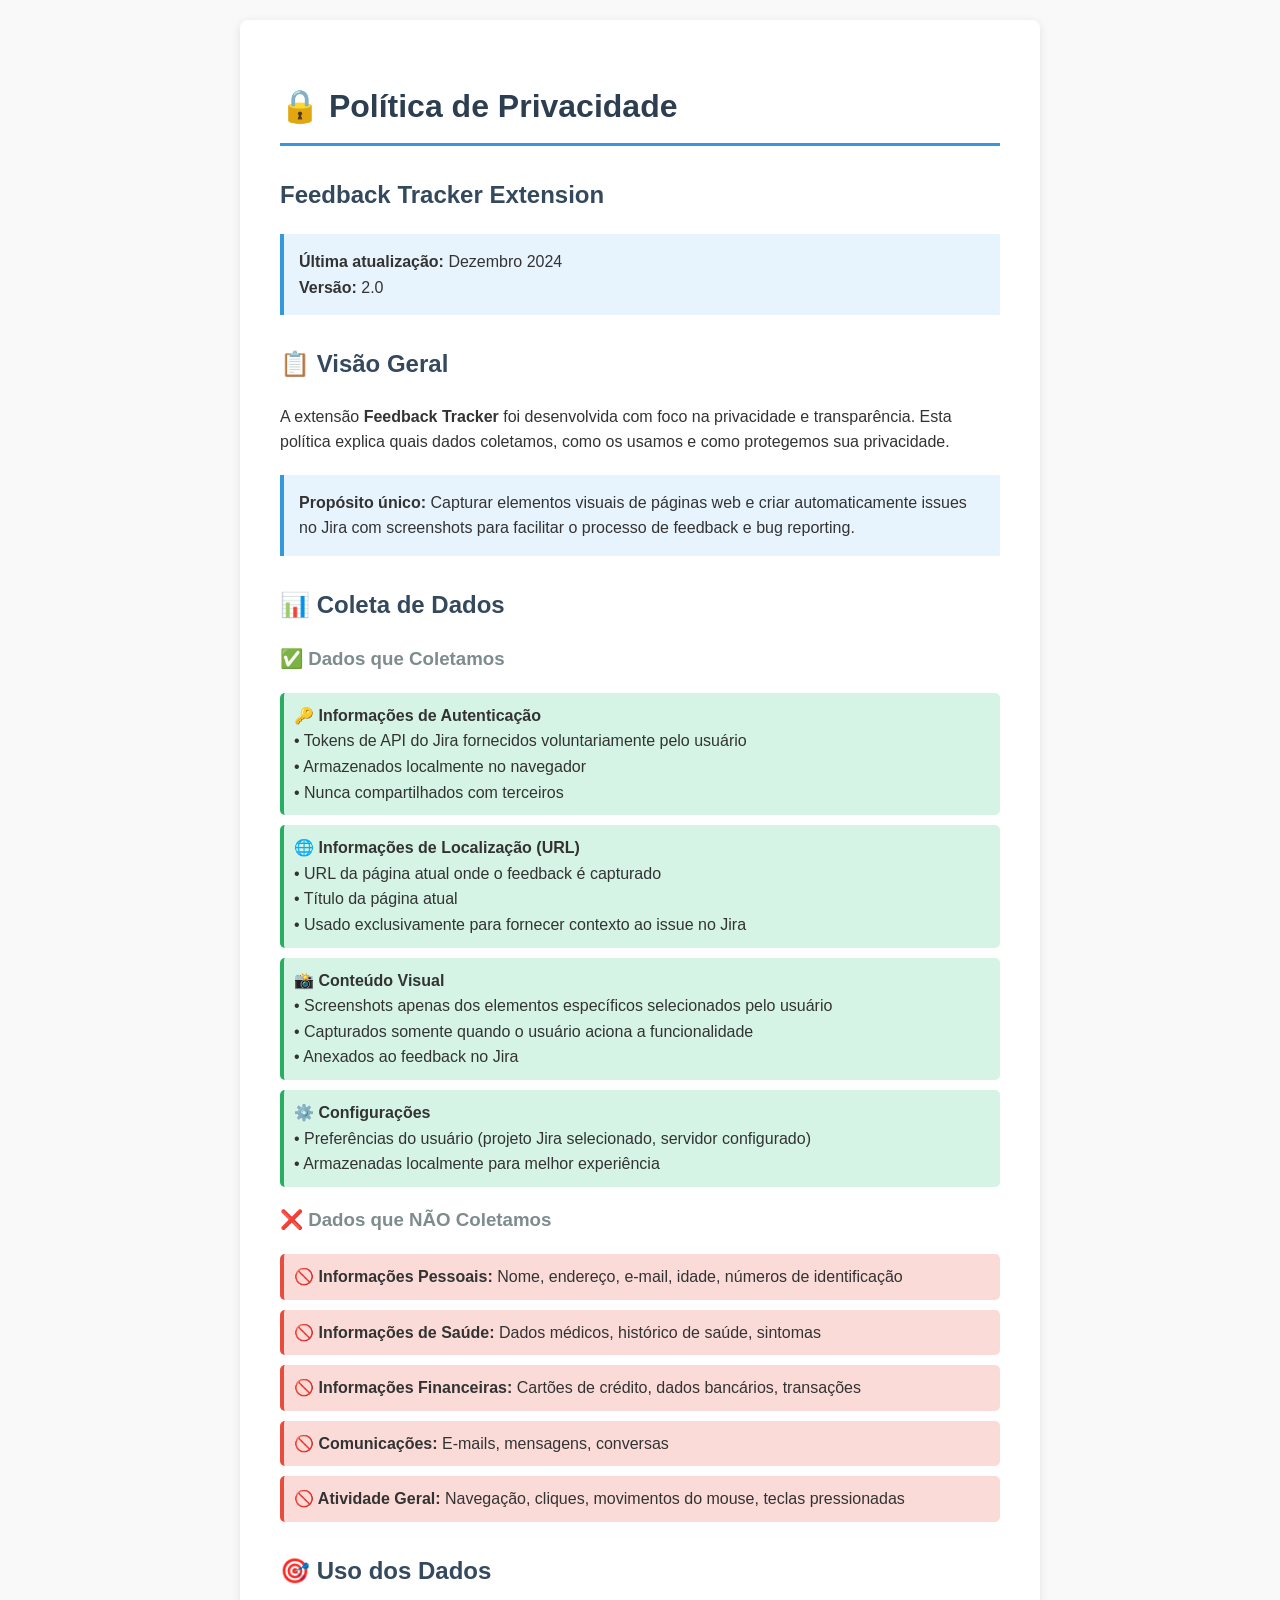
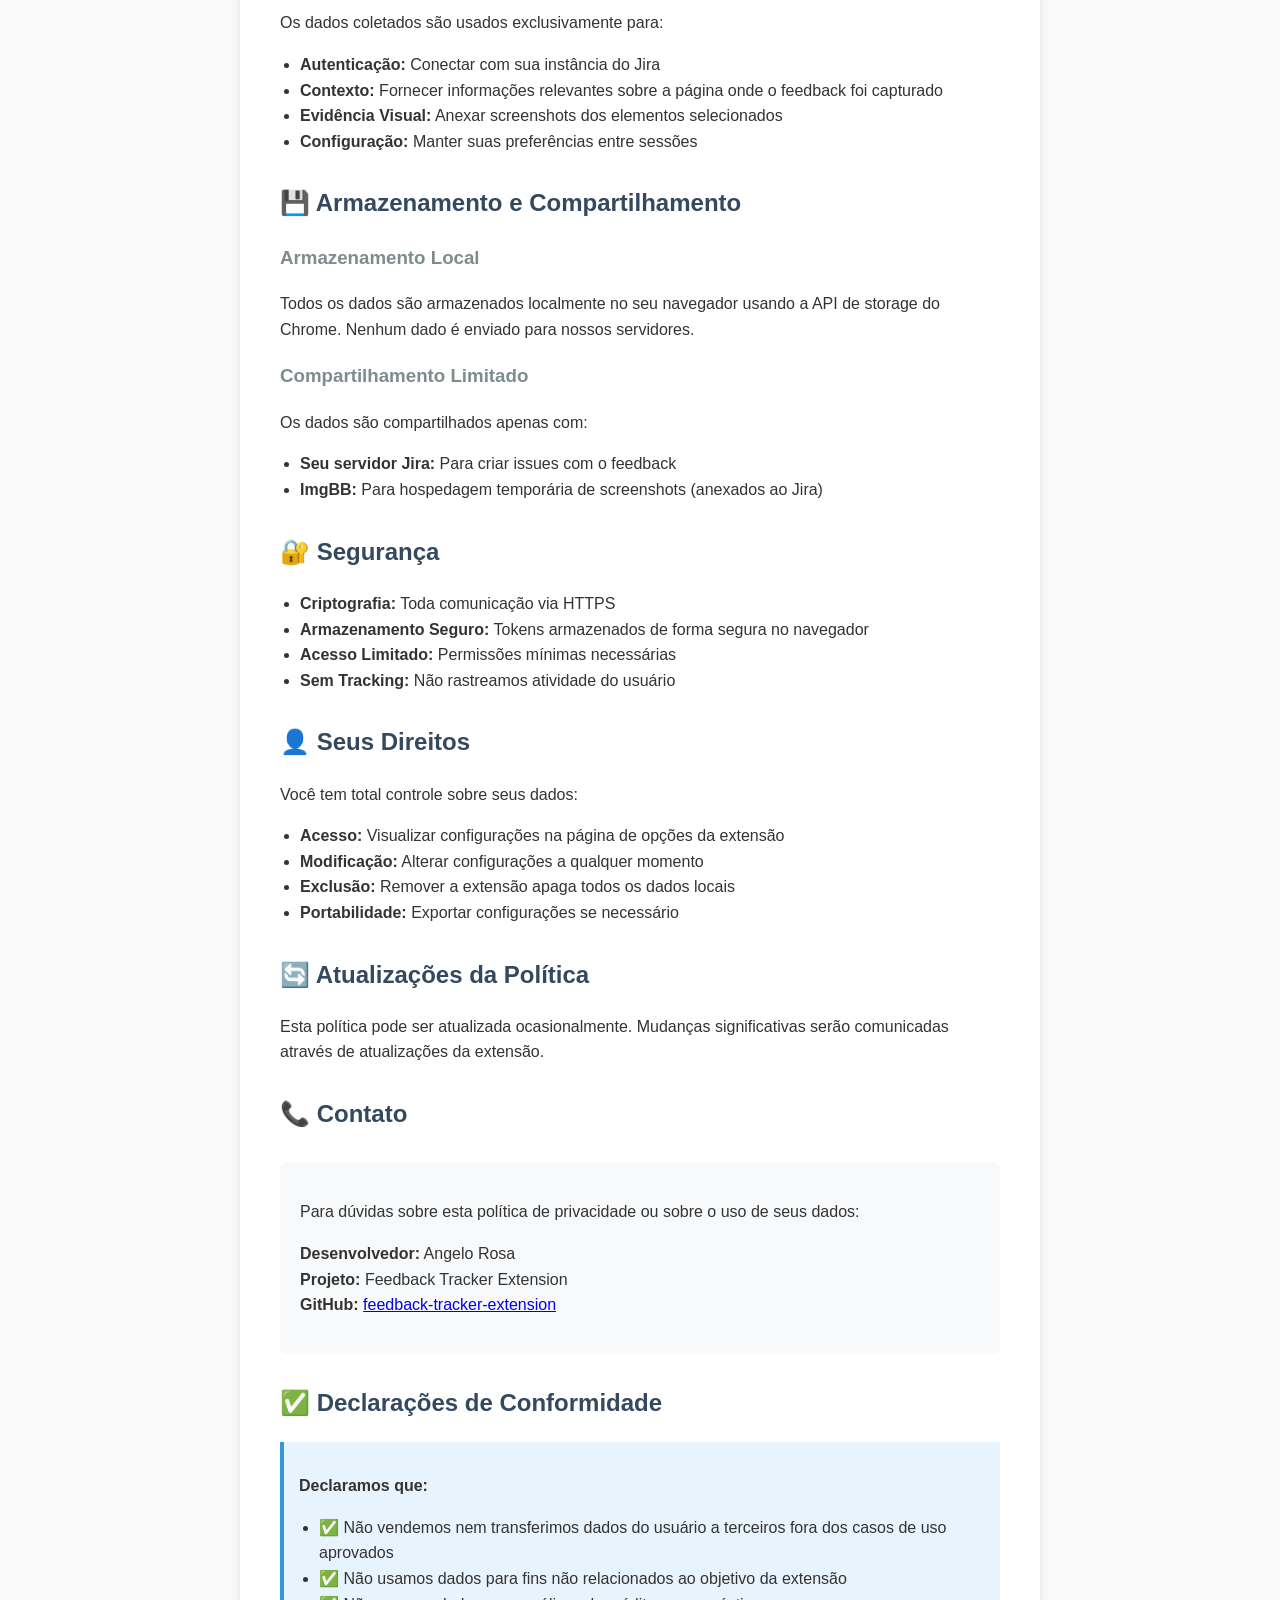
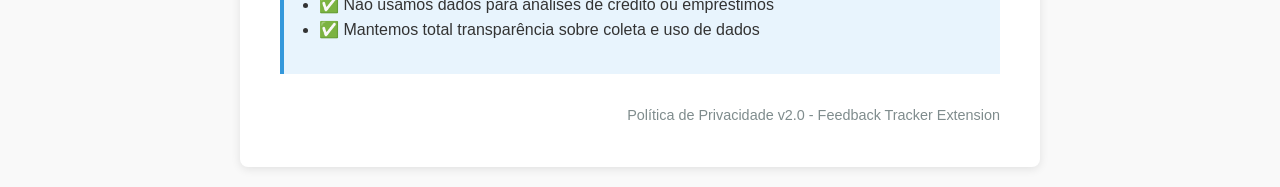
<file: index.html>
<!DOCTYPE html>
<html lang="pt-BR">
<head>
    <meta charset="UTF-8">
    <meta name="viewport" content="width=device-width, initial-scale=1.0">
    <title>Política de Privacidade - Feedback Tracker Extension</title>
    <style>
        body {
            font-family: -apple-system, BlinkMacSystemFont, 'Segoe UI', Roboto, sans-serif;
            line-height: 1.6;
            max-width: 800px;
            margin: 0 auto;
            padding: 20px;
            color: #333;
            background-color: #f9f9f9;
        }
        .container {
            background: white;
            padding: 40px;
            border-radius: 8px;
            box-shadow: 0 2px 10px rgba(0,0,0,0.1);
        }
        h1 {
            color: #2c3e50;
            border-bottom: 3px solid #3498db;
            padding-bottom: 10px;
        }
        h2 {
            color: #34495e;
            margin-top: 30px;
        }
        h3 {
            color: #7f8c8d;
        }
        .highlight {
            background-color: #e8f4fd;
            padding: 15px;
            border-left: 4px solid #3498db;
            margin: 20px 0;
        }
        .data-item {
            margin: 10px 0;
            padding: 10px;
            border-radius: 5px;
        }
        .data-collected {
            background-color: #d5f4e6;
            border-left: 4px solid #27ae60;
        }
        .data-not-collected {
            background-color: #fadbd8;
            border-left: 4px solid #e74c3c;
        }
        .contact-info {
            background-color: #f8f9fa;
            padding: 20px;
            border-radius: 5px;
            margin-top: 30px;
        }
        ul {
            padding-left: 20px;
        }
        .version {
            color: #7f8c8d;
            font-size: 0.9em;
            text-align: right;
            margin-top: 30px;
        }
    </style>
</head>
<body>
    <div class="container">
        <h1>🔒 Política de Privacidade</h1>
        <h2>Feedback Tracker Extension</h2>
        
        <div class="highlight">
            <strong>Última atualização:</strong> Dezembro 2024<br>
            <strong>Versão:</strong> 2.0
        </div>

        <h2>📋 Visão Geral</h2>
        <p>A extensão <strong>Feedback Tracker</strong> foi desenvolvida com foco na privacidade e transparência. Esta política explica quais dados coletamos, como os usamos e como protegemos sua privacidade.</p>

        <div class="highlight">
            <strong>Propósito único:</strong> Capturar elementos visuais de páginas web e criar automaticamente issues no Jira com screenshots para facilitar o processo de feedback e bug reporting.
        </div>

        <h2>📊 Coleta de Dados</h2>
        
        <h3>✅ Dados que Coletamos</h3>
        
        <div class="data-item data-collected">
            <strong>🔑 Informações de Autenticação</strong><br>
            • Tokens de API do Jira fornecidos voluntariamente pelo usuário<br>
            • Armazenados localmente no navegador<br>
            • Nunca compartilhados com terceiros
        </div>

        <div class="data-item data-collected">
            <strong>🌐 Informações de Localização (URL)</strong><br>
            • URL da página atual onde o feedback é capturado<br>
            • Título da página atual<br>
            • Usado exclusivamente para fornecer contexto ao issue no Jira
        </div>

        <div class="data-item data-collected">
            <strong>📸 Conteúdo Visual</strong><br>
            • Screenshots apenas dos elementos específicos selecionados pelo usuário<br>
            • Capturados somente quando o usuário aciona a funcionalidade<br>
            • Anexados ao feedback no Jira
        </div>

        <div class="data-item data-collected">
            <strong>⚙️ Configurações</strong><br>
            • Preferências do usuário (projeto Jira selecionado, servidor configurado)<br>
            • Armazenadas localmente para melhor experiência
        </div>

        <h3>❌ Dados que NÃO Coletamos</h3>
        
        <div class="data-item data-not-collected">
            <strong>🚫 Informações Pessoais:</strong> Nome, endereço, e-mail, idade, números de identificação
        </div>
        
        <div class="data-item data-not-collected">
            <strong>🚫 Informações de Saúde:</strong> Dados médicos, histórico de saúde, sintomas
        </div>
        
        <div class="data-item data-not-collected">
            <strong>🚫 Informações Financeiras:</strong> Cartões de crédito, dados bancários, transações
        </div>
        
        <div class="data-item data-not-collected">
            <strong>🚫 Comunicações:</strong> E-mails, mensagens, conversas
        </div>
        
        <div class="data-item data-not-collected">
            <strong>🚫 Atividade Geral:</strong> Navegação, cliques, movimentos do mouse, teclas pressionadas
        </div>

        <h2>🎯 Uso dos Dados</h2>
        <p>Os dados coletados são usados exclusivamente para:</p>
        <ul>
            <li><strong>Autenticação:</strong> Conectar com sua instância do Jira</li>
            <li><strong>Contexto:</strong> Fornecer informações relevantes sobre a página onde o feedback foi capturado</li>
            <li><strong>Evidência Visual:</strong> Anexar screenshots dos elementos selecionados</li>
            <li><strong>Configuração:</strong> Manter suas preferências entre sessões</li>
        </ul>

        <h2>💾 Armazenamento e Compartilhamento</h2>
        
        <h3>Armazenamento Local</h3>
        <p>Todos os dados são armazenados localmente no seu navegador usando a API de storage do Chrome. Nenhum dado é enviado para nossos servidores.</p>
        
        <h3>Compartilhamento Limitado</h3>
        <p>Os dados são compartilhados apenas com:</p>
        <ul>
            <li><strong>Seu servidor Jira:</strong> Para criar issues com o feedback</li>
            <li><strong>ImgBB:</strong> Para hospedagem temporária de screenshots (anexados ao Jira)</li>
        </ul>

        <h2>🔐 Segurança</h2>
        <ul>
            <li><strong>Criptografia:</strong> Toda comunicação via HTTPS</li>
            <li><strong>Armazenamento Seguro:</strong> Tokens armazenados de forma segura no navegador</li>
            <li><strong>Acesso Limitado:</strong> Permissões mínimas necessárias</li>
            <li><strong>Sem Tracking:</strong> Não rastreamos atividade do usuário</li>
        </ul>

        <h2>👤 Seus Direitos</h2>
        <p>Você tem total controle sobre seus dados:</p>
        <ul>
            <li><strong>Acesso:</strong> Visualizar configurações na página de opções da extensão</li>
            <li><strong>Modificação:</strong> Alterar configurações a qualquer momento</li>
            <li><strong>Exclusão:</strong> Remover a extensão apaga todos os dados locais</li>
            <li><strong>Portabilidade:</strong> Exportar configurações se necessário</li>
        </ul>

        <h2>🔄 Atualizações da Política</h2>
        <p>Esta política pode ser atualizada ocasionalmente. Mudanças significativas serão comunicadas através de atualizações da extensão.</p>

        <h2>📞 Contato</h2>
        <div class="contact-info">
            <p>Para dúvidas sobre esta política de privacidade ou sobre o uso de seus dados:</p>
            <p><strong>Desenvolvedor:</strong> Angelo Rosa<br>
            <strong>Projeto:</strong> Feedback Tracker Extension<br>
            <strong>GitHub:</strong> <a href="https://github.com/angelorosa/feedback-tracker-extension">feedback-tracker-extension</a></p>
        </div>

        <h2>✅ Declarações de Conformidade</h2>
        <div class="highlight">
            <p><strong>Declaramos que:</strong></p>
            <ul>
                <li>✅ Não vendemos nem transferimos dados do usuário a terceiros fora dos casos de uso aprovados</li>
                <li>✅ Não usamos dados para fins não relacionados ao objetivo da extensão</li>
                <li>✅ Não usamos dados para análises de crédito ou empréstimos</li>
                <li>✅ Mantemos total transparência sobre coleta e uso de dados</li>
            </ul>
        </div>

        <div class="version">
            Política de Privacidade v2.0 - Feedback Tracker Extension
        </div>
    </div>
</body>
</html>
</file>
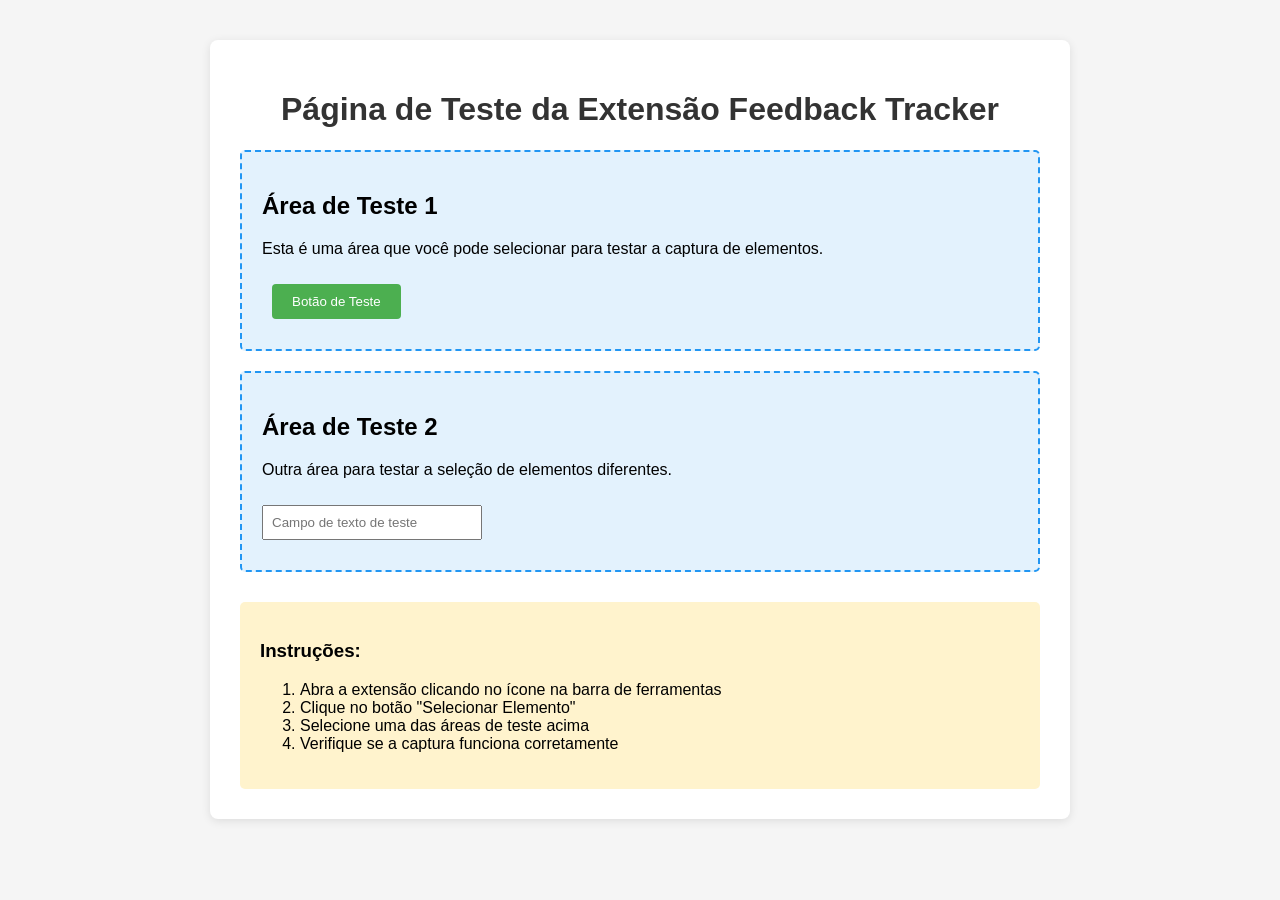
<file: test.html>
<!DOCTYPE html>
<html lang="pt-BR">
<head>
    <meta charset="UTF-8">
    <meta name="viewport" content="width=device-width, initial-scale=1.0">
    <title>Teste da Extensão</title>
    <style>
        body {
            font-family: Arial, sans-serif;
            margin: 40px;
            background-color: #f5f5f5;
        }
        .container {
            max-width: 800px;
            margin: 0 auto;
            background: white;
            padding: 30px;
            border-radius: 8px;
            box-shadow: 0 2px 10px rgba(0,0,0,0.1);
        }
        h1 {
            color: #333;
            text-align: center;
        }
        .test-area {
            background: #e3f2fd;
            padding: 20px;
            margin: 20px 0;
            border-radius: 5px;
            border: 2px dashed #2196f3;
        }
        .button {
            background: #4caf50;
            color: white;
            padding: 10px 20px;
            border: none;
            border-radius: 4px;
            cursor: pointer;
            margin: 10px;
        }
        .button:hover {
            background: #45a049;
        }
    </style>
</head>
<body>
    <div class="container">
        <h1>Página de Teste da Extensão Feedback Tracker</h1>
        
        <div class="test-area">
            <h2>Área de Teste 1</h2>
            <p>Esta é uma área que você pode selecionar para testar a captura de elementos.</p>
            <button class="button">Botão de Teste</button>
        </div>
        
        <div class="test-area">
            <h2>Área de Teste 2</h2>
            <p>Outra área para testar a seleção de elementos diferentes.</p>
            <input type="text" placeholder="Campo de texto de teste" style="padding: 8px; margin: 10px 0; width: 200px;">
        </div>
        
        <div style="margin-top: 30px; padding: 20px; background: #fff3cd; border-radius: 5px;">
            <h3>Instruções:</h3>
            <ol>
                <li>Abra a extensão clicando no ícone na barra de ferramentas</li>
                <li>Clique no botão "Selecionar Elemento"</li>
                <li>Selecione uma das áreas de teste acima</li>
                <li>Verifique se a captura funciona corretamente</li>
            </ol>
        </div>
    </div>
    
    <script>
        console.log('Página de teste carregada');
        
        // Adicionar alguns logs para debug
        window.addEventListener('load', () => {
            console.log('Página totalmente carregada');
        });
    </script>
</body>
</html>
</file>
